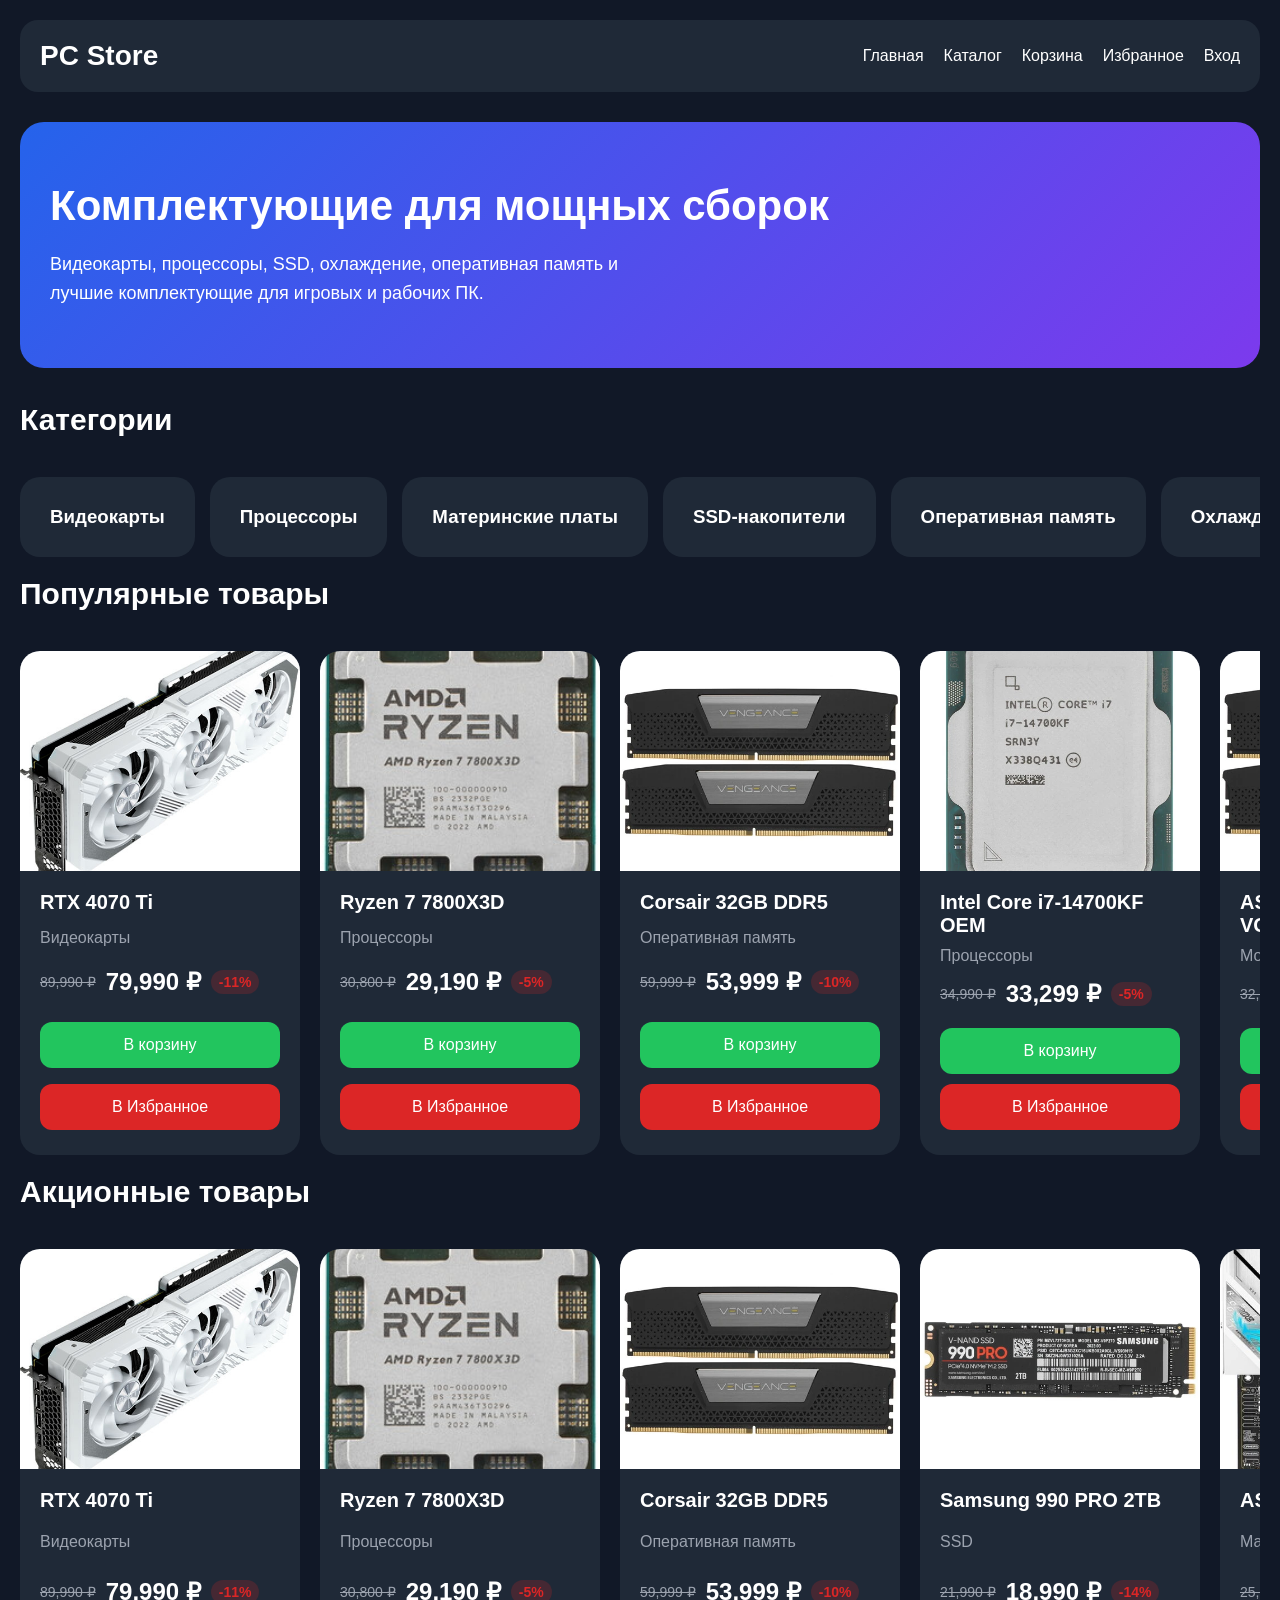
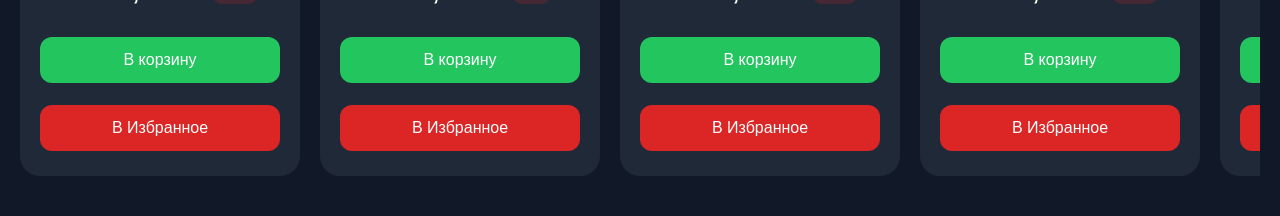
<file: index.html>
<!DOCTYPE html>
<html lang="ru">
<head>
    <meta charset="UTF-8">
    <meta name="viewport" content="width=device-width, initial-scale=1.0">
    <title>PC Store</title>

    <link rel="stylesheet" href="css/style.css">
</head>
<body>

<div class="page">
    <header>
        <div class="nav">
            <div class="logo">
                <a href="index.html">PC Store</a> 
            </div>

            <div class="nav-links">
                <a href="index.html">Главная</a>
                <a href="catalog.html">Каталог</a>
                <a href="cart.html">Корзина</a>
                <a href="favorites.html">Избранное</a>

                <div id="navProfile"></div>
            </div>
        </div>
    </header>

    <section class="hero">
        <h1>Комплектующие для мощных сборок</h1>
        <p>Видеокарты, процессоры, SSD, охлаждение, оперативная память и<br>лучшие комплектующие для игровых и рабочих ПК.</p>
    </section>

    <section>
        <h2 class="section-title">Категории</h2>
        <div class="categories-slider">
            <a href="catalog.html?category=Видеокарты" class="category-card">
                <h3>Видеокарты</h3>
            </a>

            <a href="catalog.html?category=Процессоры" class="category-card">
                <h3>Процессоры</h3>
            </a>

            <a href="catalog.html?category=Материнские платы" class="category-card">
                <h3>Материнские платы</h3>
            </a>

            <a href="catalog.html?category=SSD" class="category-card">
                <h3>SSD-накопители</h3>
            </a>

            <a href="catalog.html?category=Оперативная память" class="category-card">
                <h3>Оперативная память</h3>
            </a>

            <a href="catalog.html?category=Охлаждение" class="category-card">
                <h3>Охлаждение</h3>
            </a>

            <a href="catalog.html?category=Корпуса" class="category-card">
                <h3>Корпуса</h3>
            </a>

            <a href="catalog.html?category=Блоки питания" class="category-card">
                <h3>Блоки питания</h3>
            </a>

            <a href="catalog.html?category=Мониторы" class="category-card">
                <h3>Мониторы</h3>
            </a>

            <a href="catalog.html?category=Клавиатуры" class="category-card">
                <h3>Клавиатуры</h3>
            </a>

            <a href="catalog.html?category=Мыши" class="category-card">
                <h3>Мыши</h3>
            </a>

            <a href="catalog.html?category=Аксессуары" class="category-card">
                <h3>Аксессуары</h3>
            </a>
        </div>
    </section>

    <section>
        <h2 class="section-title">Популярные товары</h2>
        <div class="popular-products-slider" id="popularProducts"></div>
    </section>

    <section>
        <h2 class="section-title">Акционные товары</h2>
        <div class="popular-products-slider" id="discountProducts"></div>
    </section>
</div>

<div class="modal-overlay" id="modalOverlay">
    <div class="modal" id="productModal"></div>
</div>

<script src="data/users.js"></script>
<script src="js/storage.js"></script>
<script src="js/navbar.js"></script>
<script src="data/products.js"></script>
<script src="js/app.js"></script>
<script src="js/modal.js"></script>
<script src="js/cart.js"></script>
<script src="js/catalog.js"></script>
<script src="js/favorites.js"></script>

</body>
</html>
</file>
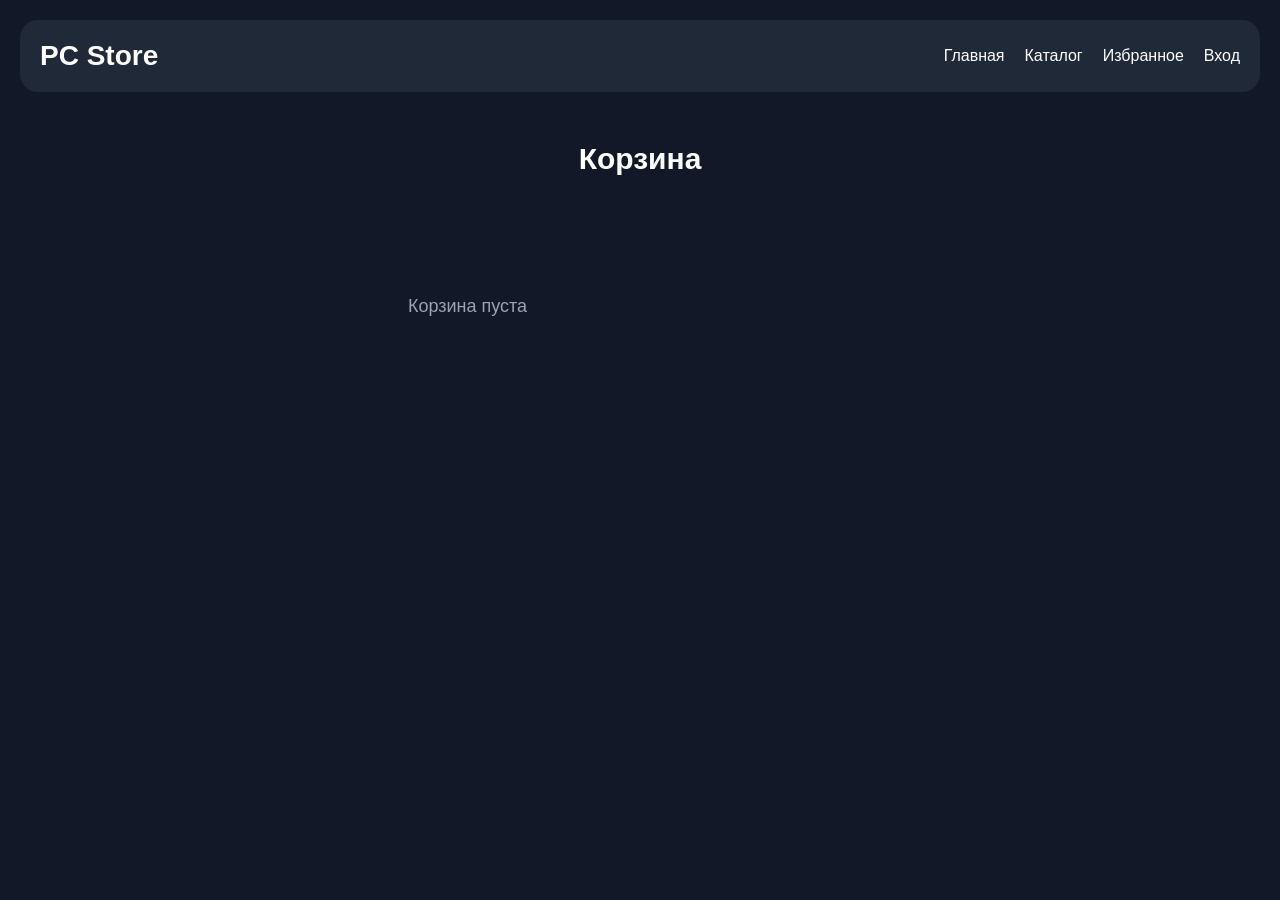
<file: cart.html>
<!DOCTYPE html>
<html lang="en">
<head>

    <meta charset="UTF-8">
    <meta name="viewport" content="width=device-width, initial-scale=1.0">
    <title>Корзина</title>
    <link rel="stylesheet" href="css/style.css">

</head>
<body>
    <div class="page">
        <header>
            <div class="nav">
                    <div class="logo">
                        <a href="index.html">PC Store</a> 
                    </div>

                    <!-- Потом сделай тут норм поиск -->
                    
                    <!-- <div class="filters">
                        <input type="text" id="searchInput" placeholder="Поиск товаров...">

                        <select id="categoryFilter">
                            <option value="">Все категории</option>
                            <option value="Видеокарты">Видеокарты</option>
                            <option value="Процессоры">Процессоры</option>
                            <option value="SSD">SSD</option>
                            <option value="Материнские платы">Материнские платы</option>
                        </select>

                        <select id="sortSelect">
                            <option value="">Без сортировки</option>
                            <option value="priceAsc">Цена ↑</option>
                            <option value="priceDesc">Цена ↓</option>
                            <option value="rating">Рейтинг</option>
                        </select>
                    </div> -->

                    <div class="nav-links">
                        <a href="index.html">Главная</a>
                        <a href="catalog.html">Каталог</a>
                        <a href="favorites.html">Избранное</a>

                        <div id="navProfile"></div>
                    </div>
                </div>
            </div>


        </header>

        <h1 class="section-title">Корзина</h1>

        <div class="shop-layout">
            <div class="shop-items" id="cartItems"></div>
            <div class="shop-summary">
                <div id="cartWithoutDiscount"></div>
                <h2 id="cartTotal"></h2>
                
                <button id="checkoutBtn">Оформить заказ</button>
            </div>
        </div>

        <div class="modal-overlay" id="modalOverlay">
            <div class="modal" id="productModal"></div>
        </div>
    </div>

<script src="data/users.js"></script>
<script src="data/products.js"></script>

<script src="js/storage.js"></script>
<script src="js/navbar.js"></script>
<script src="js/modal.js"></script>
<script src="js/cart.js"></script>
<script src="js/favorites.js"></script>

</body>
</html>
</file>
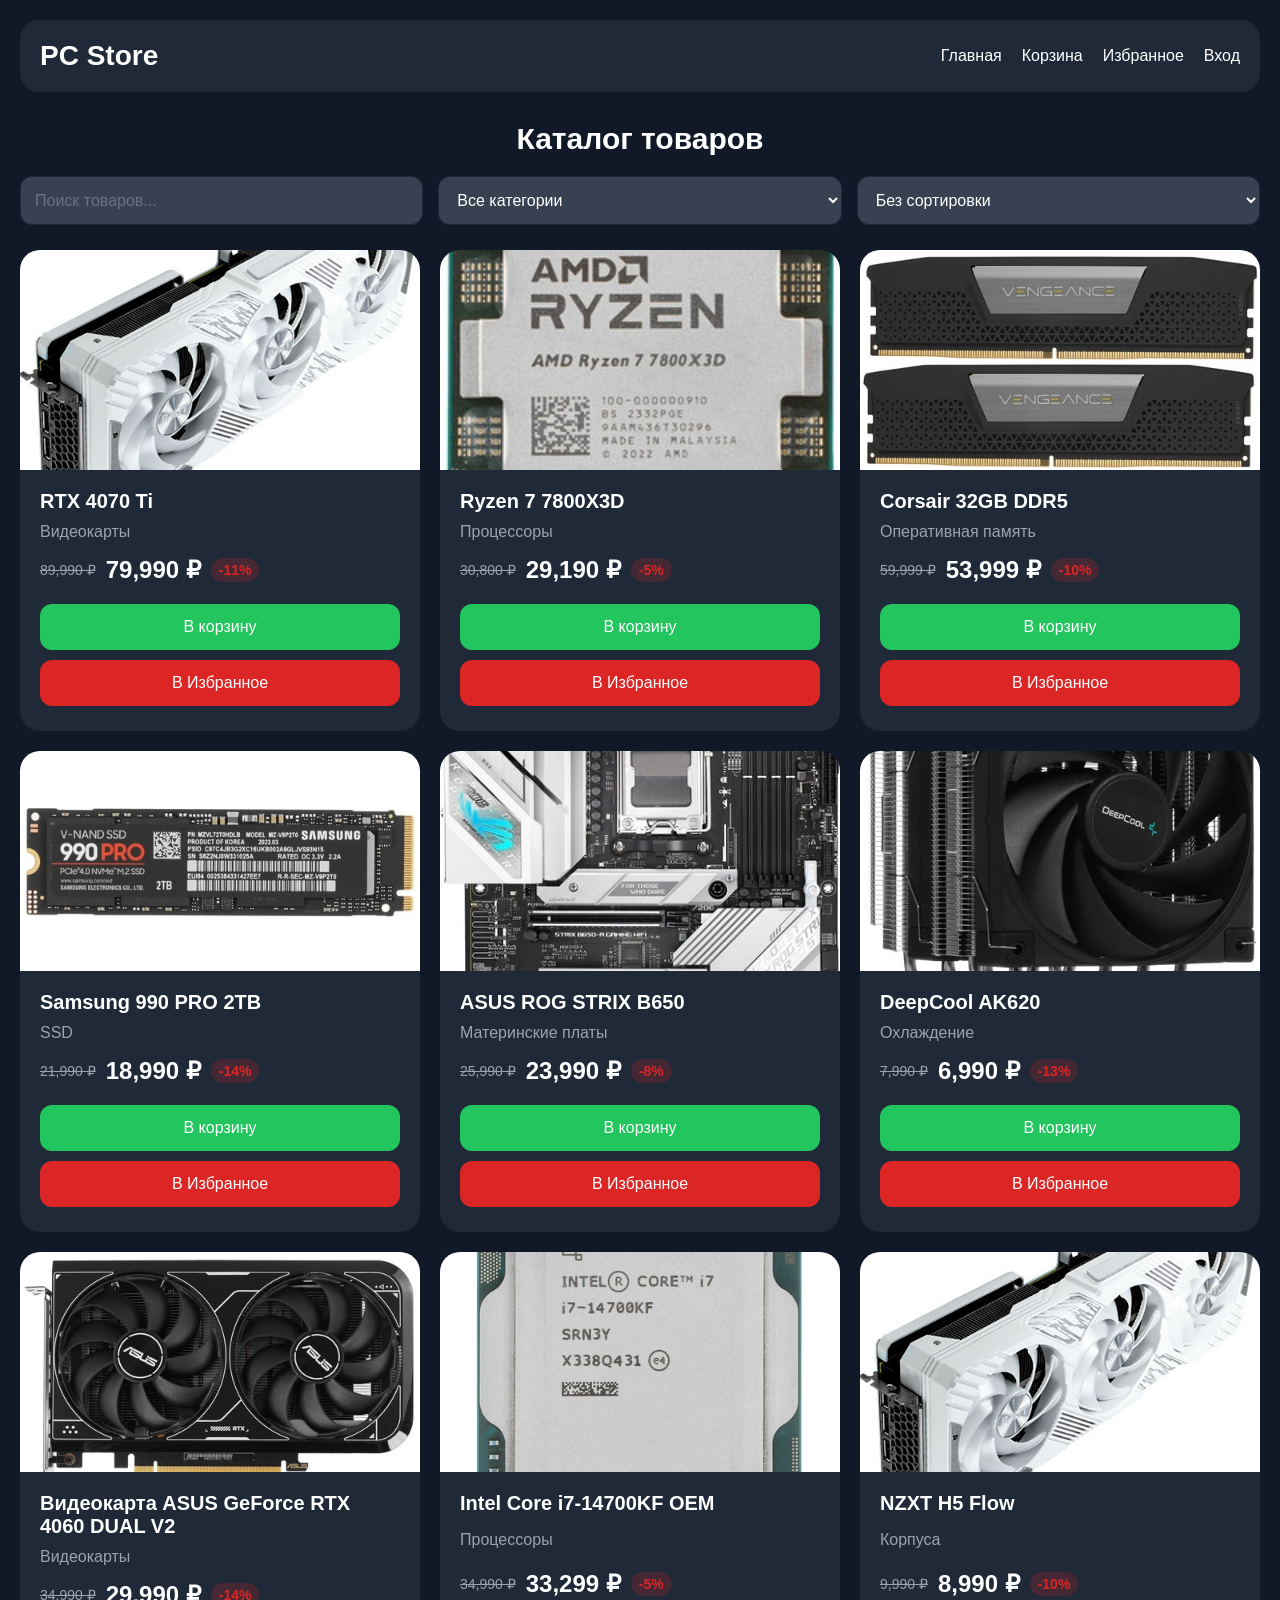
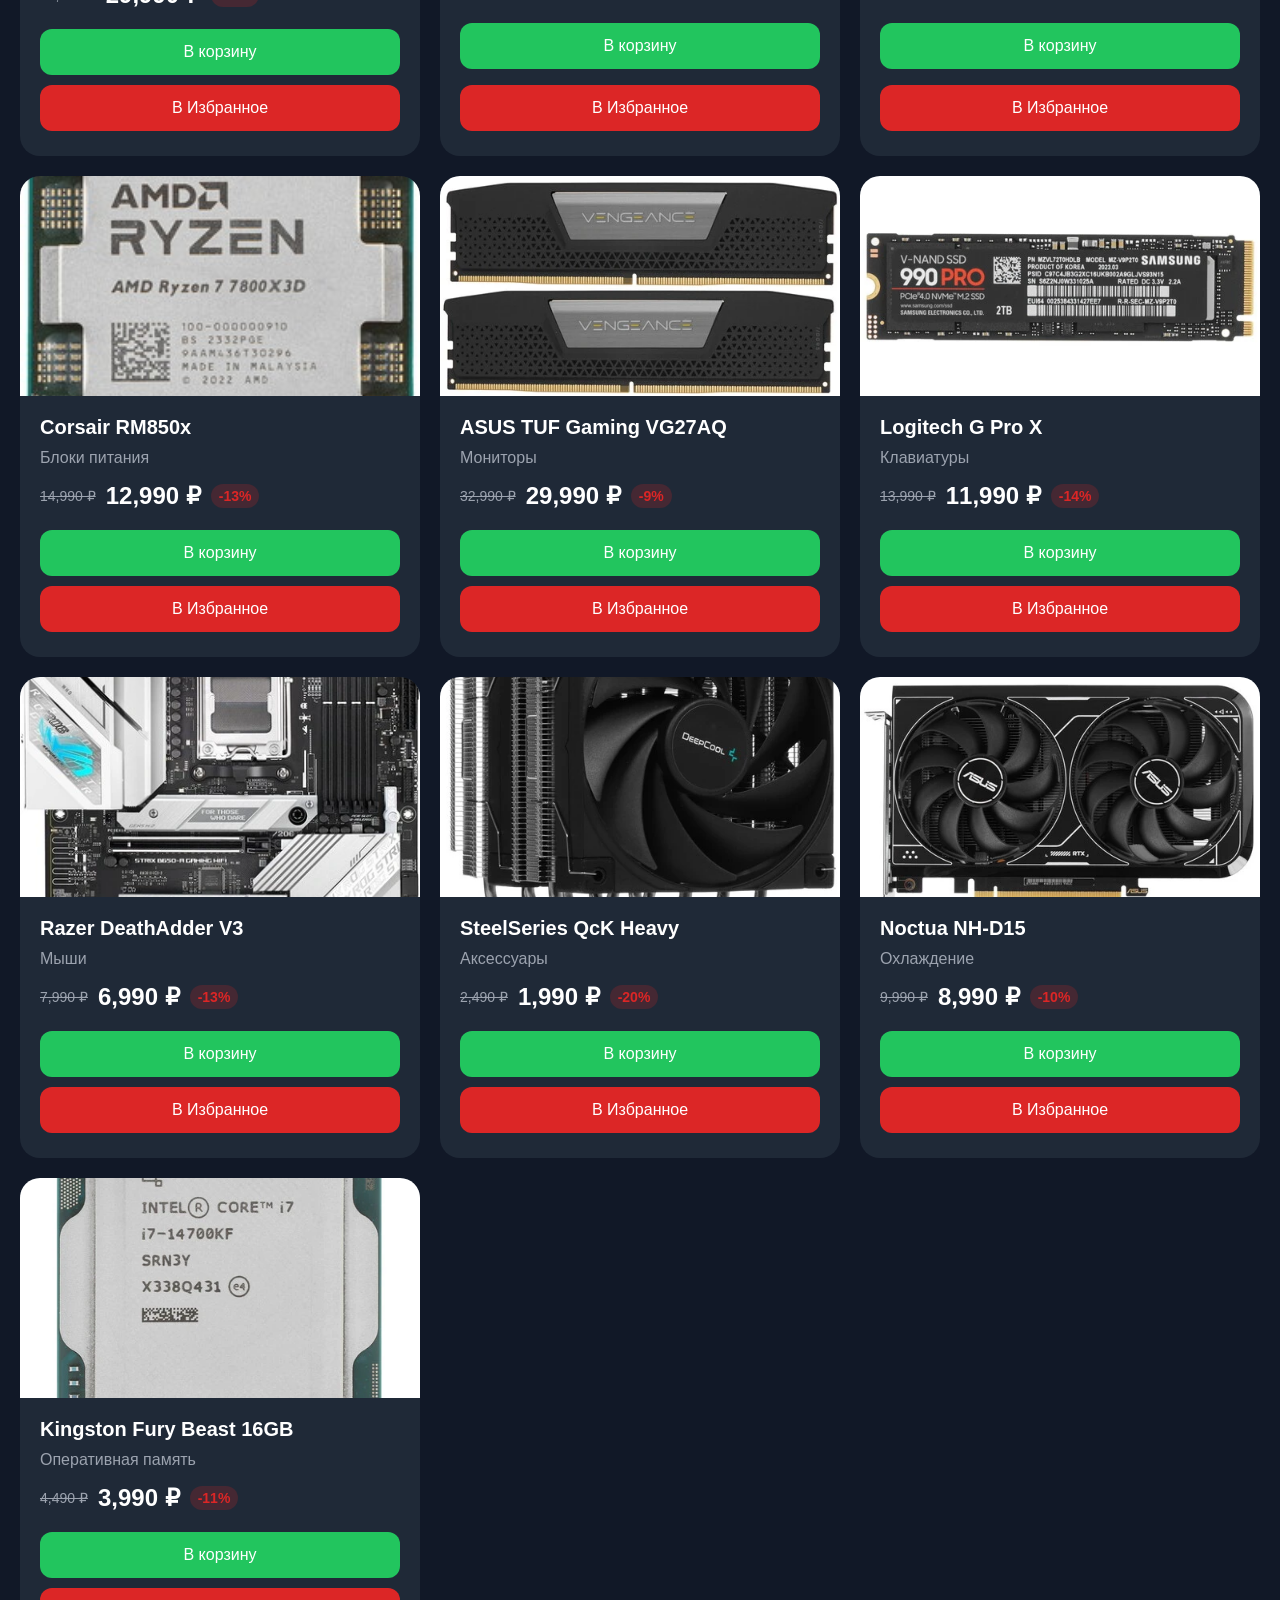
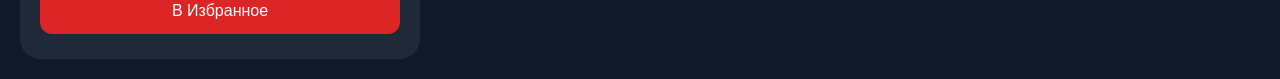
<file: catalog.html>
<!DOCTYPE html>
<html lang="ru">
<head>
    <meta charset="UTF-8">
    <meta name="viewport" content="width=device-width, initial-scale=1.0">
    <title>Каталог</title>

    <link rel="stylesheet" href="css/style.css">
</head>
<body>

<div class="page">

    <header>
        <div class="nav">
            <div class="logo">
                <a href="index.html">PC Store</a> 
            </div>

            <div class="nav-links">
                <a href="index.html">Главная</a>
                <a href="cart.html">Корзина</a>
                <a href="favorites.html">Избранное</a>
                <div id="navProfile"></div>
            </div>
        </div>
    </header>

    <h1 class="section-title">Каталог товаров</h1>

    <div class="filters">
        <input type="text" id="searchInput" placeholder="Поиск товаров...">

        <select id="categoryFilter">
            <option value="">Все категории</option>
            <option value="Видеокарты">Видеокарты</option>
            <option value="Процессоры">Процессоры</option>
            <option value="Материнские платы">Материнские платы</option>
            <option value="SSD">SSD-накопители</option>
            <option value="Оперативная память">Оперативная память</option>
            <option value="Охлаждение">Охлаждение</option>
            <option value="Корпуса">Корпуса</option>
            <option value="Блоки питания">Блоки питания</option>
            <option value="Мониторы">Мониторы</option>
            <option value="Клавиатуры">Клавиатуры</option>
            <option value="Мыши">Мыши</option>
            <option value="Аксессуары">Аксессуары</option>
        </select>

        <select id="sortSelect">
            <option value="">Без сортировки</option>
            <option value="priceAsc">Цена ↑</option>
            <option value="priceDesc">Цена ↓</option>
            <option value="rating">Рейтинг</option>
        </select>
    </div>

    <div class="products-grid" id="catalogProducts"></div>
</div>

<div class="modal-overlay" id="modalOverlay">
    <div class="modal" id="productModal"></div>
</div>

<script src="data/products.js"></script>
<script src="js/storage.js"></script>
<script src="js/navbar.js"></script>
<script src="js/catalog.js"></script>
<script src="js/modal.js"></script>
<script src="js/cart.js"></script>
<script src="js/favorites.js"></script>
</body>
</html>
</file>
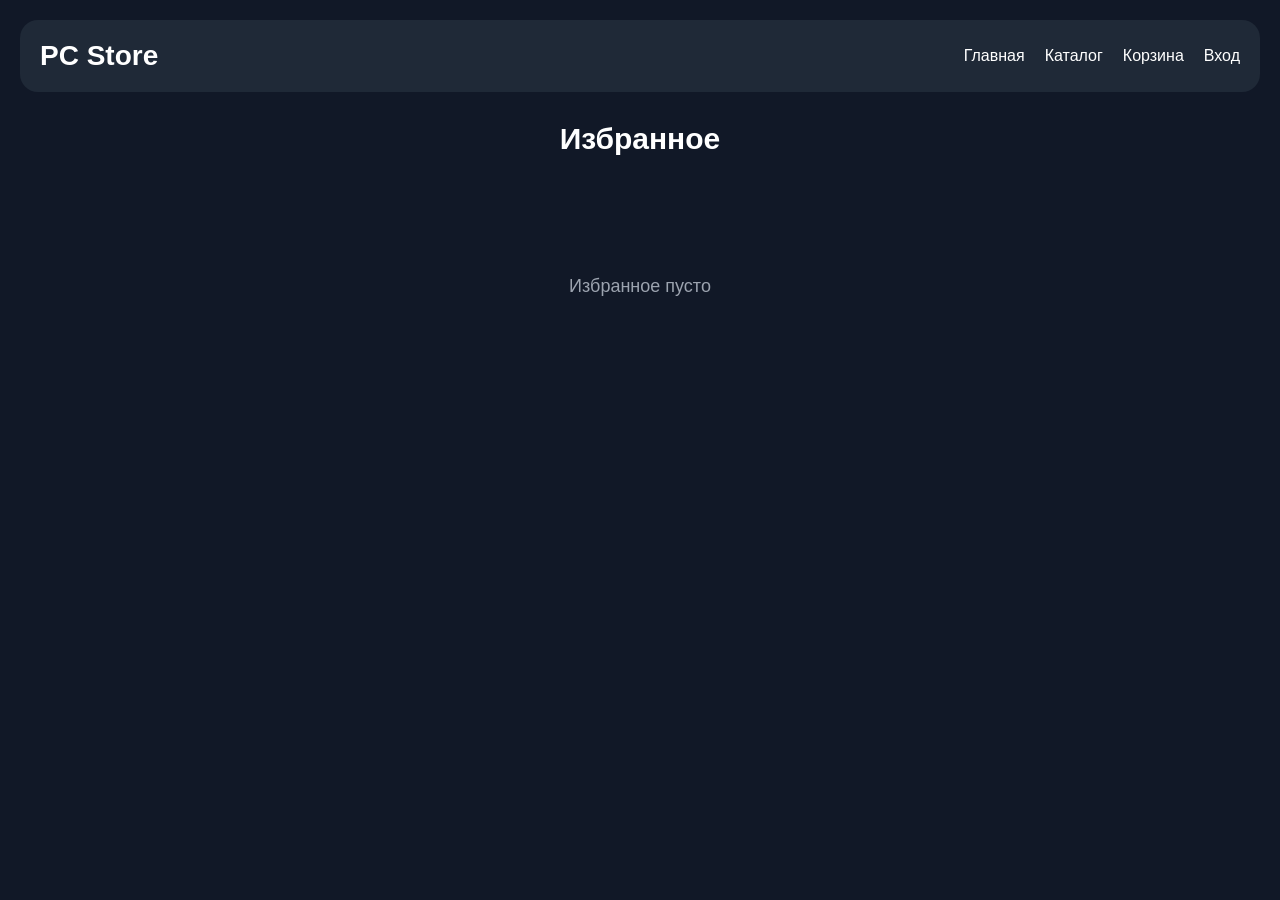
<file: favorites.html>
<!DOCTYPE html>
<html lang="ru">
<head>
    <meta charset="UTF-8">
    <meta name="viewport" content="width=device-width, initial-scale=1.0">
    <title>Избранное</title>

    <link rel="stylesheet" href="css/style.css">
</head>
<body>

<div class="page">
<header>
        <div class="nav">
            <div class="logo">
                <a href="index.html">PC Store</a> 
            </div>

            <div class="nav-links">
                <a href="index.html">Главная</a>
                <a href="catalog.html">Каталог</a>
                <a href="cart.html">Корзина</a>

                <div id="navProfile"></div>
            </div>
        </div>
    </header>

    <h1 class="section-title">Избранное</h1>

    <div class="shop-items" id="favoritesItems"></div>
</div>

<div class="modal-overlay" id="modalOverlay">
    <div class="modal" id="productModal"></div>
</div>

<script src="data/users.js"></script>
<script src="data/products.js"></script>

<script src="js/storage.js"></script>
<script src="js/navbar.js"></script>
<script src="js/modal.js"></script>
<script src="js/cart.js"></script>
<script src="js/favorites.js"></script>

</body>
</html>
</file>
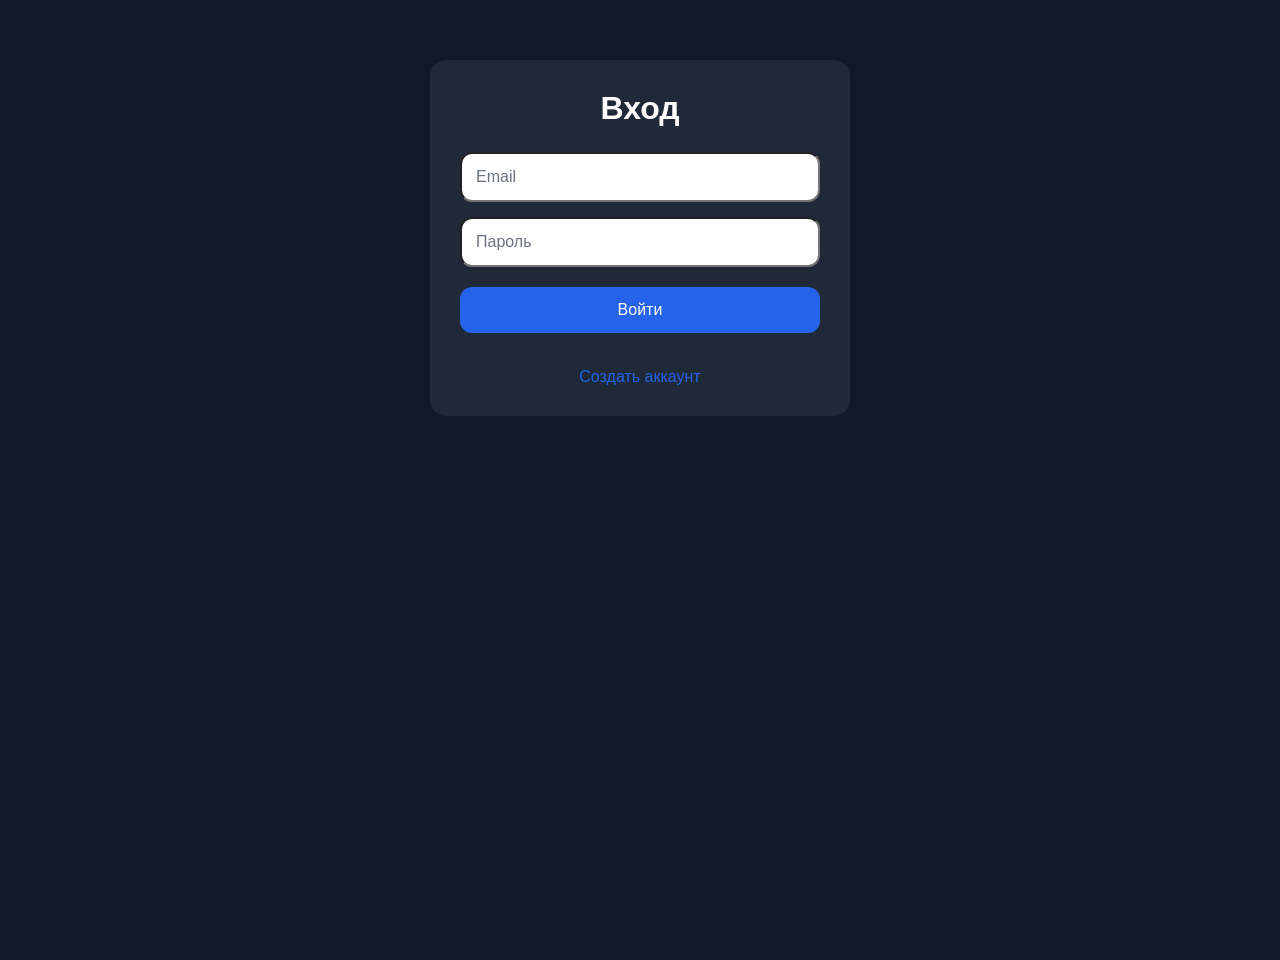
<file: login.html>
<!DOCTYPE html>
<html lang="ru">
<head>
    <meta charset="UTF-8">
    <meta name="viewport" content="width=device-width, initial-scale=1.0">
    <title>Вход</title>
    <link rel="stylesheet" href="css/style.css">
</head>
<body>

<div class="container">
    <h1>Вход</h1>

    <form id="loginForm">
        <input type="email" id="email" placeholder="Email" required>
        <input type="password" id="password" placeholder="Пароль" required>

        <button type="submit">Войти</button>

        <p class="error" id="error"></p>
    </form>

    <div class="link">
        <a href="register.html">Создать аккаунт</a>
    </div>
</div>

<script src="data/users.js"></script>
<script src="js/storage.js"></script>
<script src="js/auth.js"></script>

</body>
</html>
</file>
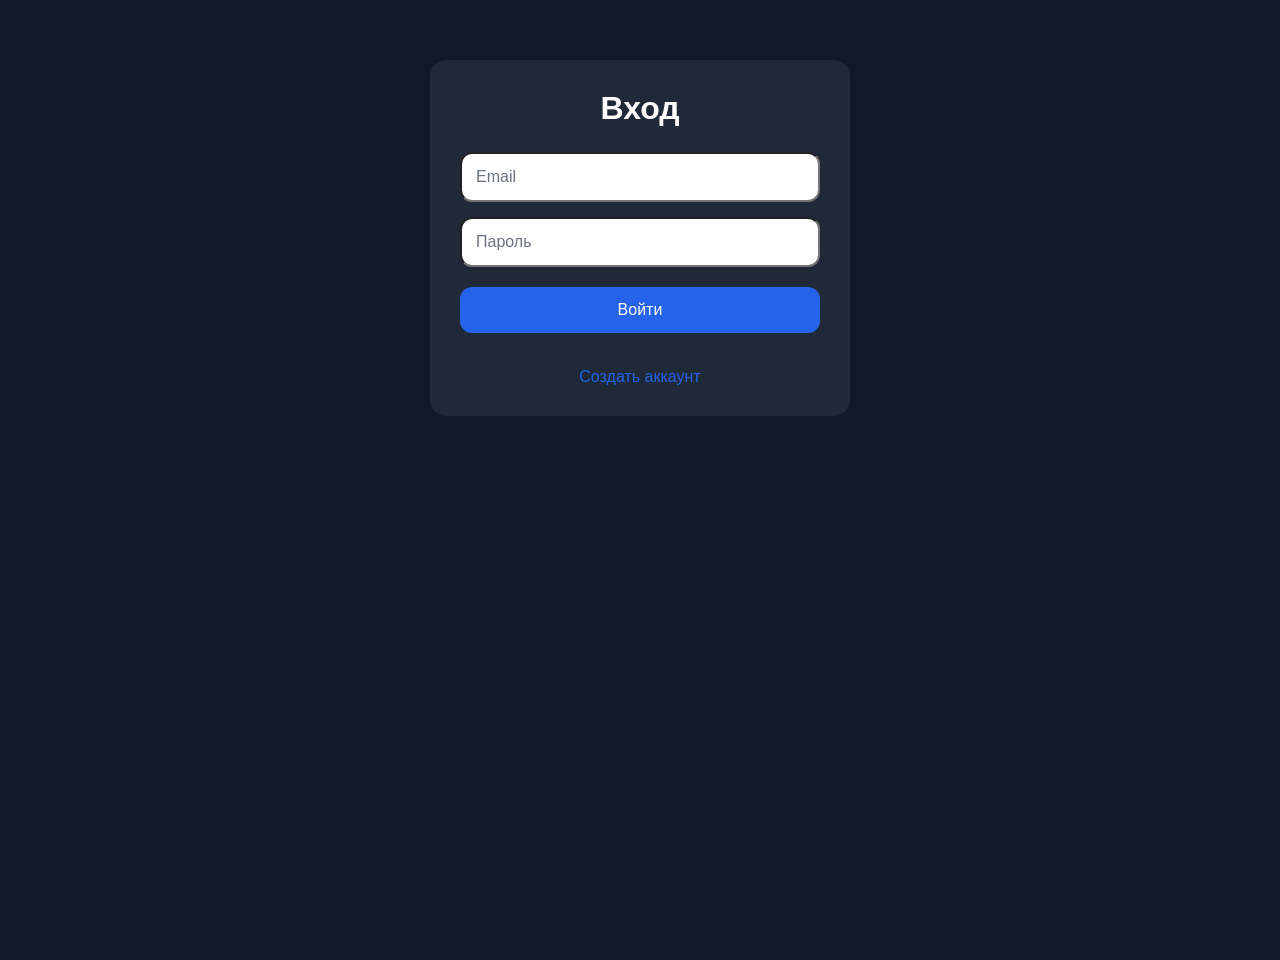
<file: profile.html>
<!DOCTYPE html>
<html lang="ru">
<head>
    <meta charset="UTF-8">
    <meta name="viewport" content="width=device-width, initial-scale=1.0">
    <title>Профиль</title>

    <link rel="stylesheet" href="css/style.css">
</head>
<body class="profile-page">

<div class="page">
    <header>
        <div class="nav">
            <div class="logo">
                <a href="index.html">PC Store</a> 
            </div>

            <div class="nav-links">
                <a href="index.html">Главная</a>
                <a href="catalog.html">Каталог</a>
                <a href="cart.html">Корзина</a>
                <a href="favorites.html">Избранное</a>

                <div id="navProfile"></div>
            </div>
        </div>
    </header>

    <div class="container">
        <h1>Личный кабинет</h1>

        <div class="profile-info" id="profileInfo"></div>

        <button class="logout-btn" onclick="logout()">Выйти</button>
    </div>

</div>

<script src="data/users.js"></script>
<script src="js/storage.js"></script>
<script src="js/navbar.js"></script>
<script src="js/profile.js"></script>

</body>
</html>
</file>
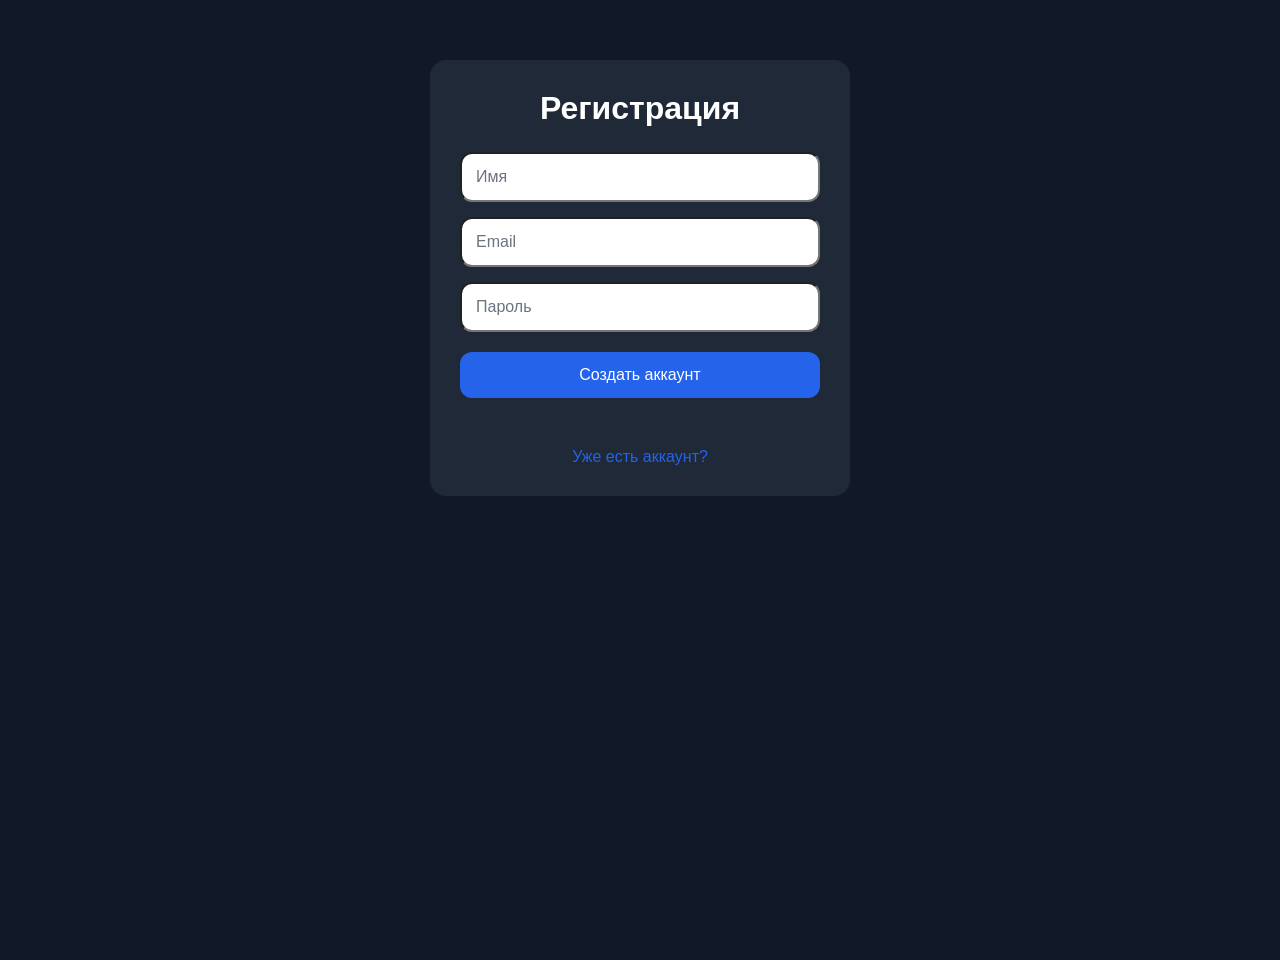
<file: register.html>
<!DOCTYPE html>
<html lang="ru">
<head>
    <meta charset="UTF-8">
    <meta name="viewport" content="width=device-width, initial-scale=1.0">
    <title>Регистрация</title>
    <link rel="stylesheet" href="css/style.css">
</head>
<body>

<div class="container">
    <h1>Регистрация</h1>

    <form id="registerForm">
        <input type="text" id="name" placeholder="Имя" required>
        <input type="email" id="email" placeholder="Email" required>
        <input type="password" id="password" placeholder="Пароль" required>

        <button type="submit">Создать аккаунт</button>

        <p class="error" id="error"></p>
        <p class="success" id="success"></p>
    </form>

    <div class="link">
        <a href="login.html">Уже есть аккаунт?</a>
    </div>
</div>

<script src="data/users.js"></script>
<script src="js/storage.js"></script>
<script src="js/auth.js"></script>

</body>
</html>
</file>
<file: css/style.css>
/* -- Это база это base это основа -- */

:root {
    --bg-main: #111827;
    --bg-secondary: #1f2937;
    --bg-card: #374151;
    --accent: #2563eb;
    --accent-hover: #1d4ed8;
    --danger: #dc2626;
    --success: #22c55e;
    --text-main: #ffffff;
    --text-secondary: #9ca3af;
    --text-placeholder: #6b7280;
    --border-radius: 20px;
    --transition: 0.2s;
}

* {
    margin: 0;
    padding: 0;
    box-sizing: border-box;
}

body {
    font-family: Arial, sans-serif;
    background: var(--bg-main);
    color: white;
    min-height: 100vh;
}

.container {
    width: 100%;
    max-width: 420px;
    margin: 60px auto;
    background: var(--bg-secondary);
    padding: 30px;
    border-radius: 16px;
}

h1 {
    margin-bottom: 25px;
    text-align: center;
}

form {
    display: flex;
    flex-direction: column;
    gap: 15px;
}

input,
select {
    padding: 14px;
    border-radius: 12px;
    font-size: 16px;
    background: white;
    color: black;
    outline: none;
    cursor: pointer;
}

input::placeholder {
    color: var(--text-placeholder);
}

button {
    padding: 14px;
    border: none;
    border-radius: 12px;
    background: var(--accent);
    color: white;
    font-size: 16px;
    cursor: pointer;
    transition: var(--transition);
    margin: 5px 0;
}

button:hover {
    background: var(--accent-hover);
}

.btn-cart {
    background: var(--success);
}

.btn-cart:hover {
    background: #16a34a;
}

.btn-favorites {
    background: var(--danger);
}

.btn-favorites:hover {
    background: #b91c1c;
}

.btn-delete {
    background: var(--bg-card);
    color: var(--text-secondary);
}

.btn-delete:hover {
    background: var(--danger);
    color: white;
}

.link {
    text-align: center;
    margin-top: 15px;
}

.link a {
    color: var(--accent);
    text-decoration: none;
}

.error {
    color: var(--danger);
    text-align: center;
}

.success {
    color: var(--success);
    text-align: center;
}
/* ---------------------- */

/* -- ЛОГО -- */

.logo a {
    color: white;
    text-decoration: none;
}

.logo a:hover {
    color: white;
}
/* ----------------- */

/* -- NAVBAR -- */

.nav {
    display: flex;
    justify-content: space-between;
    align-items: center;
    gap: 20px;
    flex-wrap: wrap;
}

.logo {
    font-size: 28px;
    font-weight: bold;
}

.nav-links {
    display: flex;
    align-items: center;
    gap: 20px;
    flex-wrap: wrap;
}

.nav-links a {
    color: white;
    text-decoration: none;
    transition: var(--transition);
}

.nav-links a:hover {
    color: var(--accent-hover);
}
.profile-link {
    display: flex;
    align-items: center;
    gap: 10px;
    text-decoration: none;
    color: white;
}

.avatar {
    width: 38px;
    height: 38px;
    border-radius: 50%;
    background: var(--accent);
    display: flex;
    align-items: center;
    justify-content: center;
    font-weight: bold;
}

.profile-link:hover {
    color: var(--accent-hover)
}
/* --------------------------- */


/* -- АВТОРИЗАЦИЯ, ВХОД И ПРОФИЛЬ -- */

.profile-page .container{
    max-width: 600px;
}

.profile-page button{
    margin-top: 15px;
}

.profile-info {
    display: flex;
    flex-direction: column;
    gap: 12px;
    margin-top: 20px;
}

.profile-card {
    background: var(--bg-card);
    padding: 15px;
    border-radius: 12px;
}

.logout-btn{
    width: 100%;
    margin-top: 25px;
    background: var(--bg-card)
}

.logout-btn:hover{
    background: var(--danger);
}
/* --------------------------- */

/* -- ГЛАВНАЯ И КАТАЛОГ -- */

.page {
    width: 100%;
    max-width: 1400px;
    margin: 0 auto;
    padding: 20px;
}

header {
    background: var(--bg-secondary);
    padding: 20px;
    border-radius: 18px;
    margin-bottom: 30px;
}

.hero {
    background: linear-gradient(135deg, #2563eb, #7c3aed);
    padding: 60px 30px;
    border-radius: 24px;
    margin-bottom: 35px;
}

.hero h1 {
    font-size: 42px;
    margin-bottom: 20px;
    text-align: left;
}

.hero p {
    font-size: 18px;
    max-width: 700px;
    line-height: 1.6;
}

.section-title {
    margin-bottom: 20px;
    font-size: 30px;
}

.categories-slider {
    display: flex;
    gap: 15px;
    overflow-x: auto;
    padding: 20px 0;
    scroll-behavior: smooth;
    -webkit-overflow-scrolling: touch;
}

.categories-slider::-webkit-scrollbar {
    height: 8px;
}

.categories-slider::-webkit-scrollbar-track {
    background: var(--bg-secondary);
    border-radius: 4px;
}

.categories-slider::-webkit-scrollbar-thumb {
    background: var(--accent);
    border-radius: 4px;
}

.category-card {
    background: var(--bg-secondary);
    padding: 20px 30px;
    border-radius: 20px;
    transition: var(--transition);
    cursor: pointer;
    text-decoration: none;
    color: var(--text-main);
    min-height: 80px;
    display: flex;
    align-items: center;
    justify-content: center;
    flex: 0 0 auto;
    white-space: nowrap;
}

.category-card:hover {
    transform: translateY(-5px);
    background: var(--accent);
}

.popular-products-slider {
    display: flex;
    gap: 20px;
    overflow-x: auto;
    padding: 20px 0;
    scroll-behavior: smooth;
    -webkit-overflow-scrolling: touch;
}

.popular-products-slider::-webkit-scrollbar {
    height: 8px;
}

.popular-products-slider::-webkit-scrollbar-track {
    background: var(--bg-secondary);
    border-radius: 4px;
}

.popular-products-slider::-webkit-scrollbar-thumb {
    background: var(--accent);
    border-radius: 4px;
}

.popular-products-slider .product-card {
    flex: 0 0 280px;
    width: 280px;
}

.products-grid {
    display: grid;
    grid-template-columns: repeat(auto-fill, minmax(320px, 1fr));
    gap: 20px;
    justify-content: center;
}

@media (max-width: 1024px) {
    .products-grid {
        grid-template-columns: repeat(auto-fill, minmax(280px, 1fr));
    }
}

@media (max-width: 768px) {
    .products-grid {
        grid-template-columns: repeat(auto-fill, minmax(260px, 1fr));
    }
}

@media (max-width: 650px) {
    .shop-card {
        flex-direction: column;
        align-items: flex-start;
    }

    .shop-card img {
        width: 100%;
        height: auto;
    }
}

.product-card {
    background: var(--bg-secondary);
    border-radius: 20px;
    overflow: hidden;
    transition: var(--transition);
    display: flex;
    flex-direction: column;
}

.product-card:hover {
    transform: translateY(-5px);
}

.product-card img {
    width: 100%;
    height: 220px;
    object-fit: cover;
}

.product-content {
    padding: 20px;
    flex: 1;
    display: flex;
    flex-direction: column;
    justify-content: space-between;
}

.product-title {
    font-size: 20px;
    margin-bottom: 10px;
}

.product-category {
    color: var(--text-secondary);
    margin-bottom: 15px;
}

.product-prices {
    display: flex;
    flex-direction: column;
    margin-bottom: 15px;
}

.product-prices-inline {
    display: flex;
    align-items: center;
    gap: 10px;
    margin-bottom: 15px;
    flex-wrap: wrap;
}

.product-old-price {
    color: var(--text-secondary);
    text-decoration: line-through;
    font-size: 14px;
}

.product-price {
    font-size: 24px;
    font-weight: bold;
    color: var(--text-main);
}

.product-discount-badge {
    background: rgba(220, 38, 38, 0.2);
    color: var(--danger);
    padding: 4px 8px;
    border-radius: 12px;
    font-size: 14px;
    font-weight: bold;
}

.filters {
    display: flex;
    gap: 15px;
    margin-bottom: 25px;
    flex-wrap: wrap;
    justify-content: center;
}

.filters input,
.filters select {
    flex: 1;
    min-width: 220px;
    background: var(--bg-card);
    color: var(--text-main);
    border: 1px solid var(--bg-secondary);
}

.filters select {
    cursor: pointer;
}

.filters select option {
    background: var(--bg-card);
    color: var(--text-main);
}

.filters select option:first-child {
    color: var(--text-placeholder);
}

@media (max-width: 900px) {
    .shop-layout {
        grid-template-columns: 1fr;
    }

    .shop-summary {
        position: static;
    }
}

@media (max-width: 650px) {
    .shop-card {
        flex-direction: column;
        align-items: flex-start;
    }

    .shop-card img {
        width: 100%;
        height: auto;
    }
}

@media (max-width: 768px) {
    .hero {
        padding: 40px 20px;
    }

    .hero h1 {
        font-size: 30px;
    }

    .hero p {
        font-size: 16px;
    }

    .logo {
        font-size: 22px;
    }

    .section-title {
        font-size: 24px;
    }

    .filters {
        flex-direction: column;
    }

    .filters input,
    .filters select {
        width: 100%;
    }

    .product-card {
        flex-direction: column;
    }

    .product-image {
        width: 100%;
        height: 200px;
    }
}
/* --------------------- */

/* -- Модалка ака всплывающая карточка товара -- */
.modal-overlay {
    position: fixed;
    inset: 0;
    background: rgba(0,0,0,0.7);

    display: none;

    align-items: center;
    justify-content: center;

    padding: 20px;

    z-index: 1000;
}

.modal-overlay.active {
    display: flex;
}

.modal {
    width: 100%;
    max-width: 1000px;

    background: var(--bg-secondary);

    border-radius: 24px;

    padding: 30px;

    max-height: 90vh;

    overflow-y: auto;
}

.modal-content {
    display: flex;
    gap: 30px;
    align-items: flex-start;
}

.modal-image {
    flex: 0 0 400px;
    position: relative;
}

.modal-image img {
    width: 100%;
    border-radius: 18px;
}

.modal-info {
    flex: 1;
    min-width: 300px;
}

.modal-info h2 {
    font-size: 32px;
    margin-bottom: 10px;
}

.modal-prices {
    display: flex;
    flex-direction: column;
    gap: 10px;
    margin: 20px 0;
}

.modal-prices .product-old-price {
    color: var(--text-secondary);
    text-decoration: line-through;
    font-size: 16px;
}

.modal-prices .product-price {
    color: var(--text-main);
    font-size: 32px;
    font-weight: bold;
}

.modal-prices .product-discount-badge {
    color: var(--danger);
    font-size: 24px;
    font-weight: bold;
}

.product-description {
    color: var(--text-secondary);
    line-height: 1.6;
    margin-bottom: 20px;
}

.specs {
    margin-top: 20px;
}

.specs h3 {
    margin-bottom: 10px;
    font-size: 18px;
}

.specs p {
    margin-bottom: 8px;
    color: var(--text-secondary);
}

.modal-actions {
    display: flex;
    gap: 15px;
    margin-top: 25px;
    flex-wrap: wrap;
}

@media (max-width: 768px) {
    .modal-content {
        flex-direction: column;
    }

    .modal-image {
        flex: 1;
    }

    .modal-image img {
        max-height: 300px;
        object-fit: contain;
    }
}
/* ------------------ */


/* -- КОРЗИНА И ИЗБРАННРОЕ -- */
.shop-layout{
    display: grid;
    grid-template-columns: 1fr 320px;
    gap: 25px;
    align-items: start;
}

.shop-items{
    display: flex;
    flex-direction: column;
    gap: 20px;
}

.shop-card{
    background: var(--bg-secondary);
    border-radius: 20px;
    padding: 20px;
    display: flex;
    gap: 20px;
    align-items: center;
    transition: var(--transition);
}

.shop-card:hover{
    transform: translateY(-3px);
}

.shop-card img{
    width: 140px;
    height: 140px;
    object-fit: cover;
    border-radius: 16px;
}

.shop-info {
    flex: 1;
}

.shop-info h3 {
    margin-bottom: 10px;
}

.shop-info p {
    margin-bottom: 8px;
}

.shop-actions {
    display: flex;
    gap: 12px;
    flex-wrap: wrap;
    margin-top: 15px;
    align-items: center;
}

.shop-actions span {
    min-width: 30px;
    text-align: center;
}

.shop-actions button {
    background: var(--bg-card);
    color: var(--text-main);
}

.shop-actions button:hover {
    background: var(--accent);
    color: white;
}

.shop-summary {
    background: var(--bg-secondary);
    border-radius: 20px;
    padding: 25px;
    position: sticky;
    top: 20px;
}

.shop-summary .discount-info {
    background: var(--bg-card);
    padding: 15px;
    border-radius: 12px;
    margin-bottom: 15px;
}

.shop-summary .discount-info p {
    margin-bottom: 8px;
    font-size: 14px;
}

.shop-summary .discount-info p:last-child {
    margin-bottom: 0;
}

.shop-summary p {
    margin-bottom: 15px;
}

.shop-summary h2 {
    margin-bottom: 20px;
}

.empty-text {
    color: var(--text-secondary);
    font-size: 18px;
    text-align: center;
    margin: 100px auto;
    width: 100%;
}

.shop-layout:has(.empty-text) .shop-summary {
    display: none;
}

@media (max-width: 900px) {
    .shop-layout {
        grid-template-columns: 1fr;
    }

    .shop-summary {
        position: static;
    }
}

@media (max-width: 650px) {
    .shop-card {
        flex-direction: column;
        align-items: flex-start;
    }

    .shop-card img {
        width: 100%;
        height: auto;
    }
}
/* --------------------------- */
</file>
